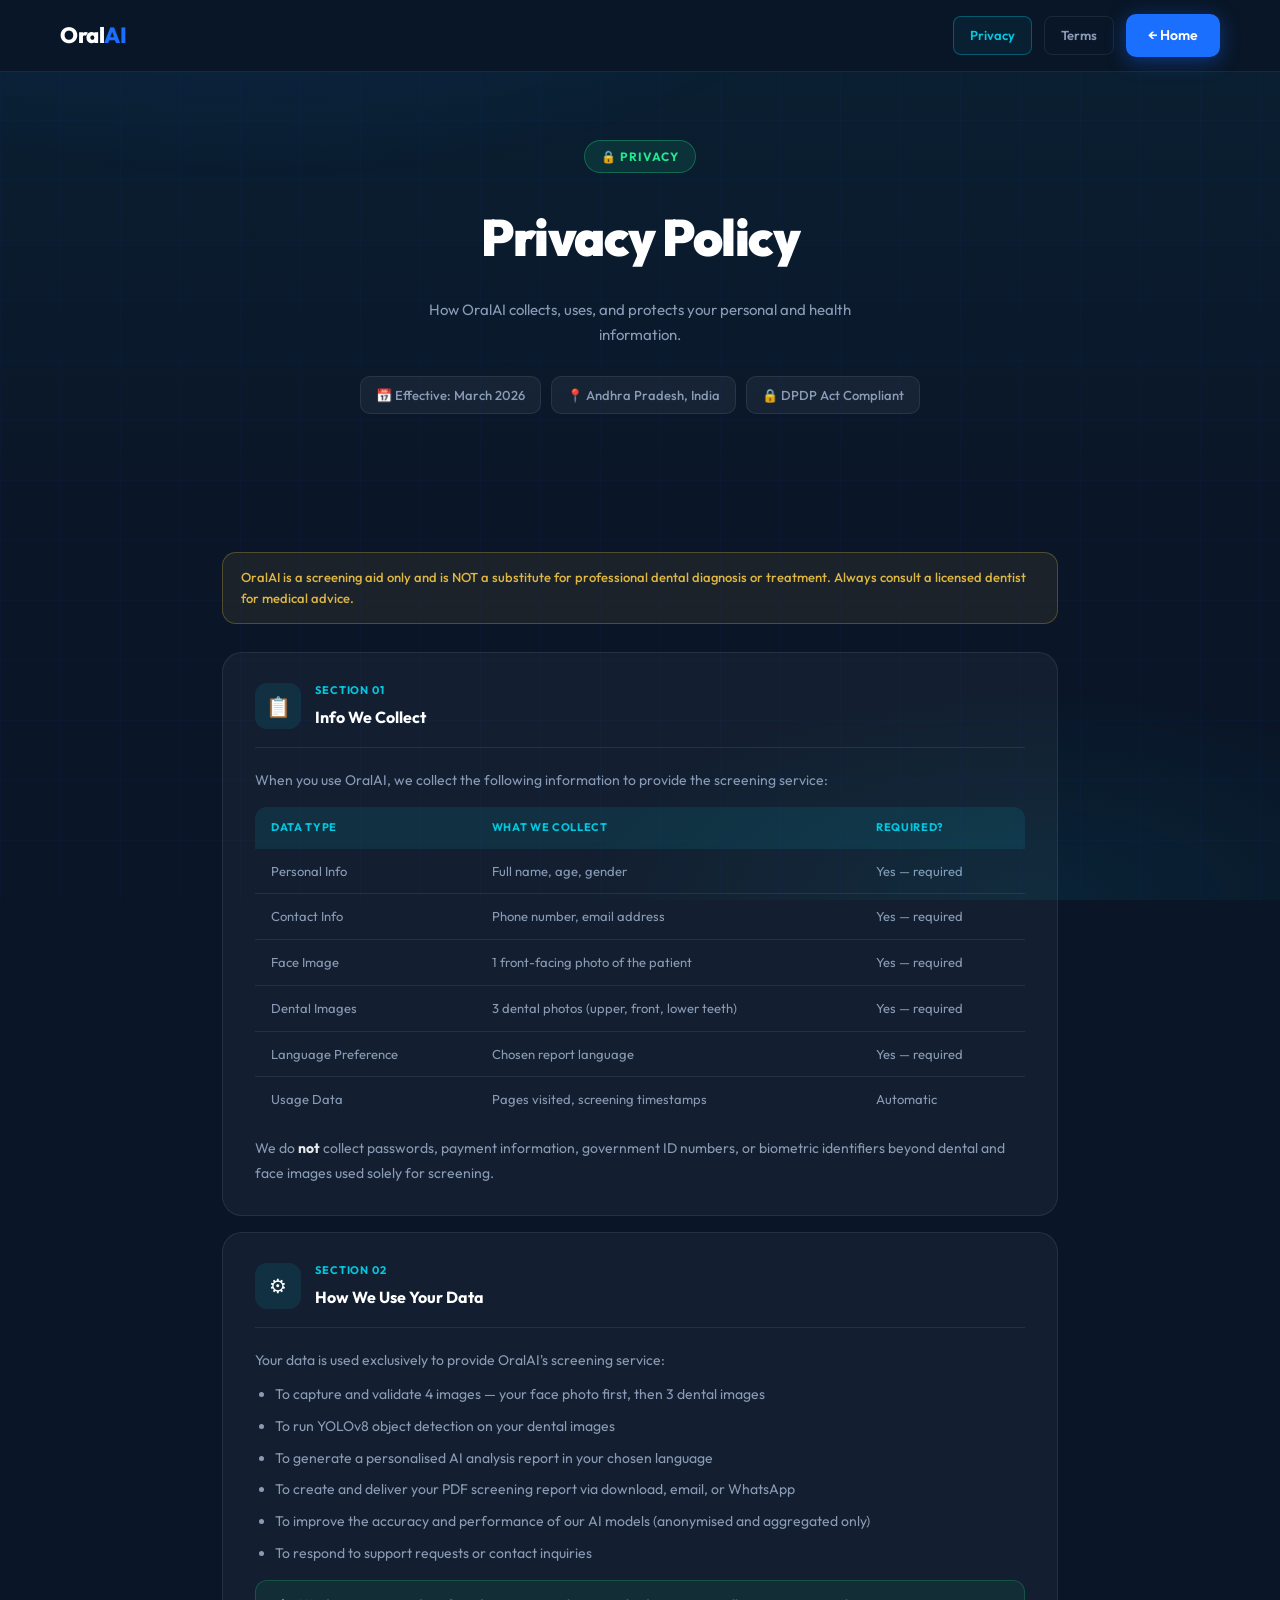
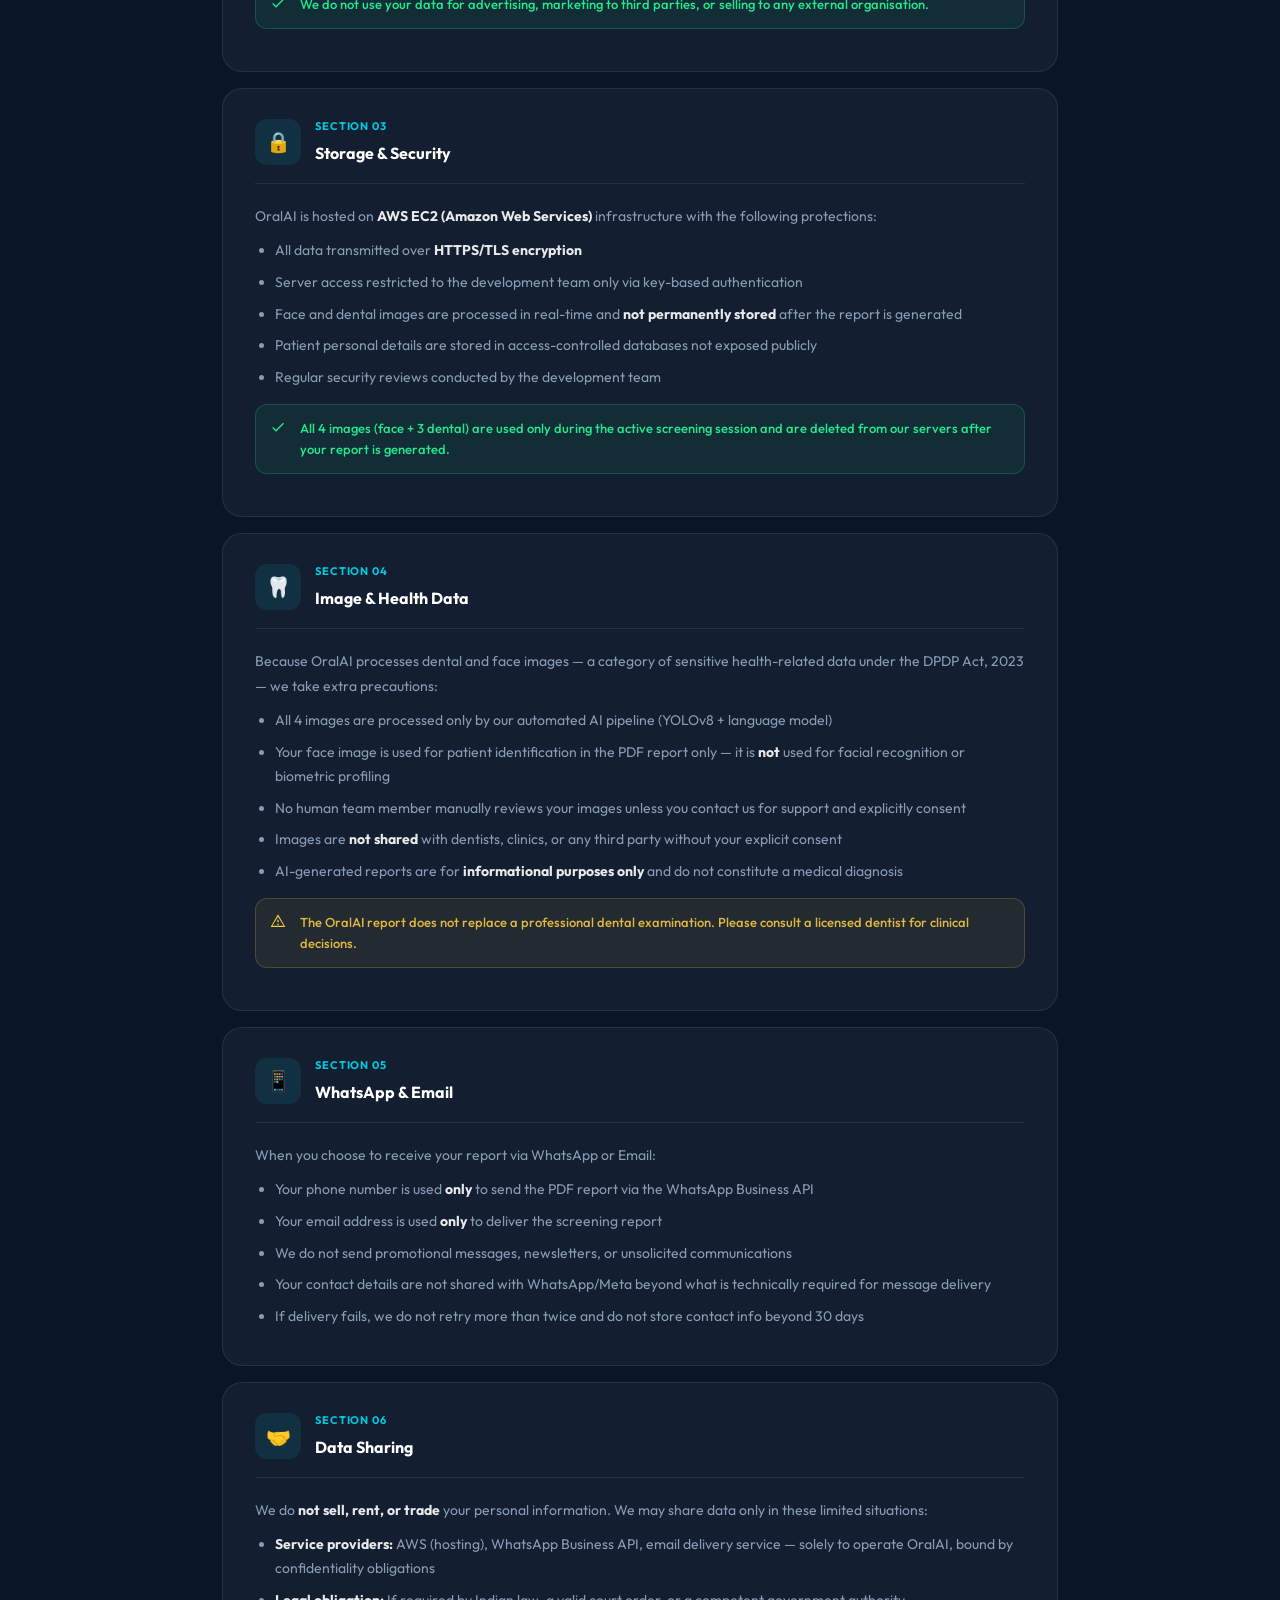
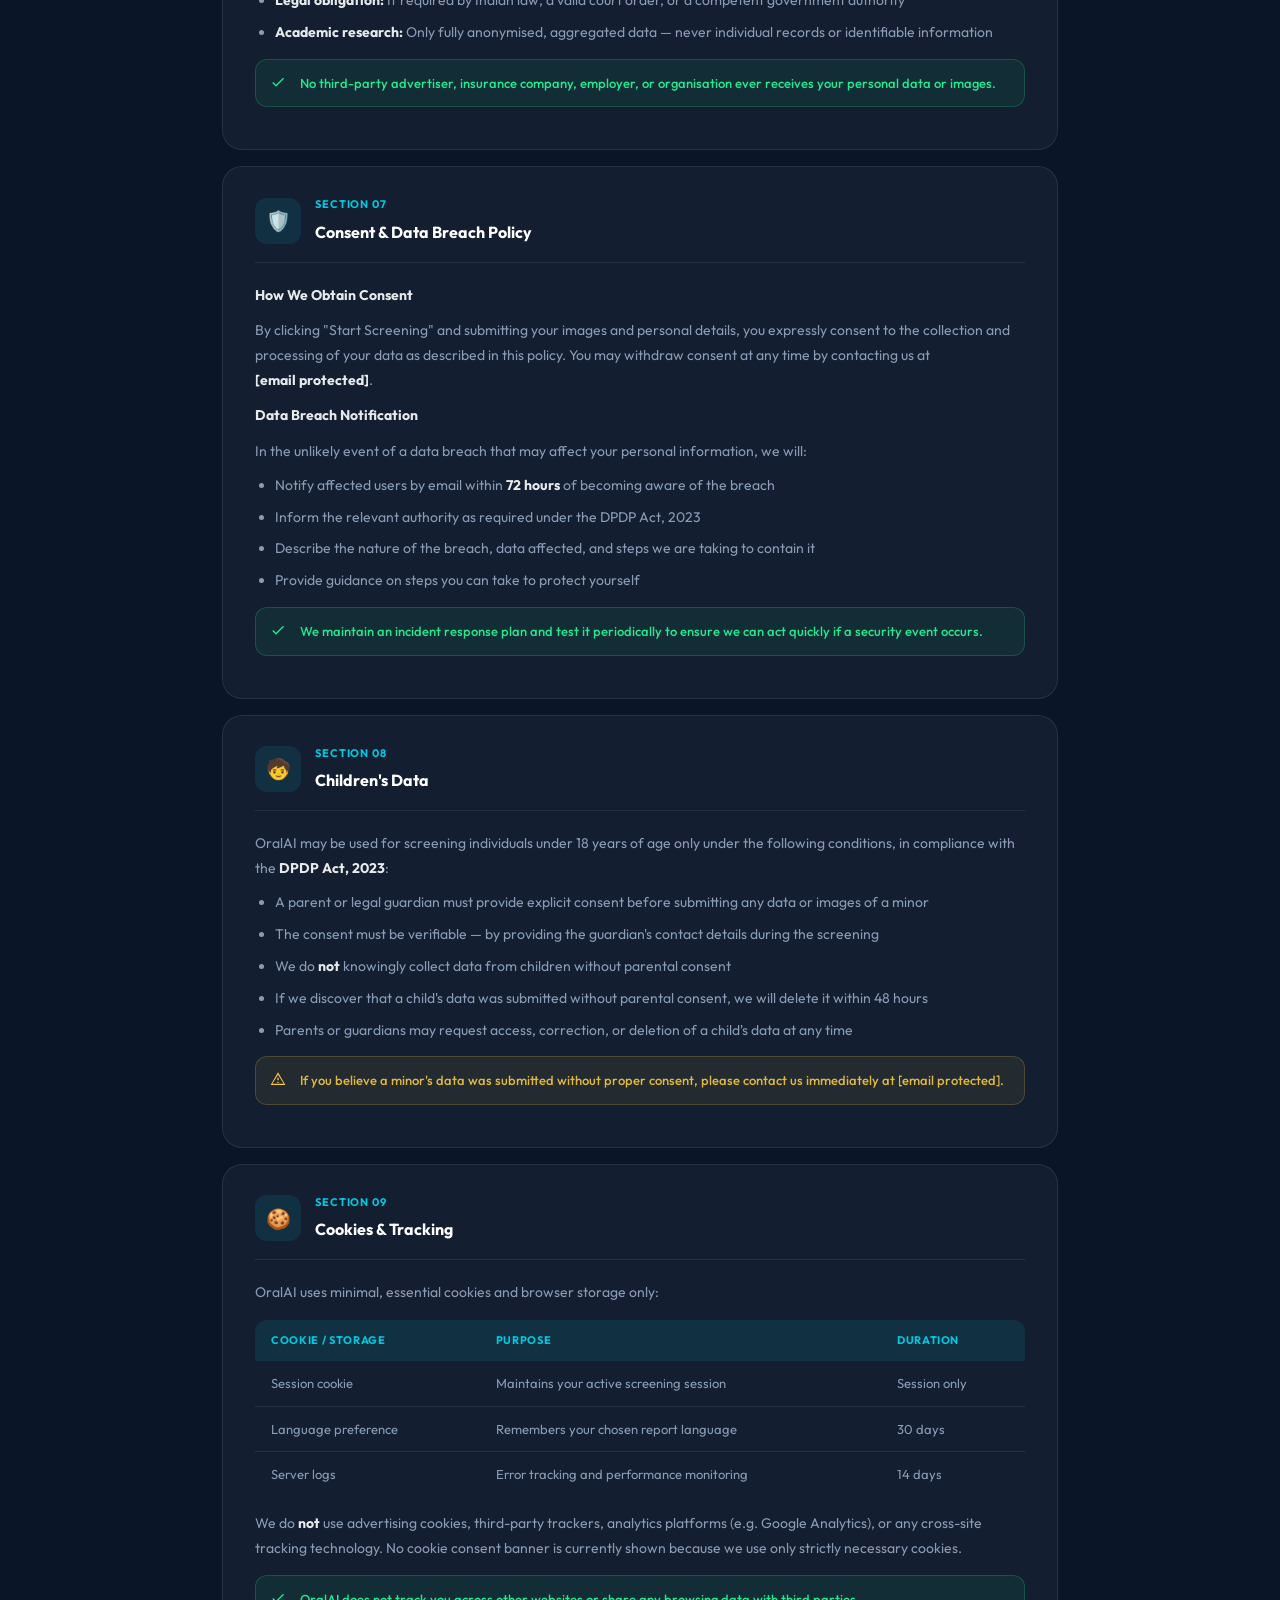
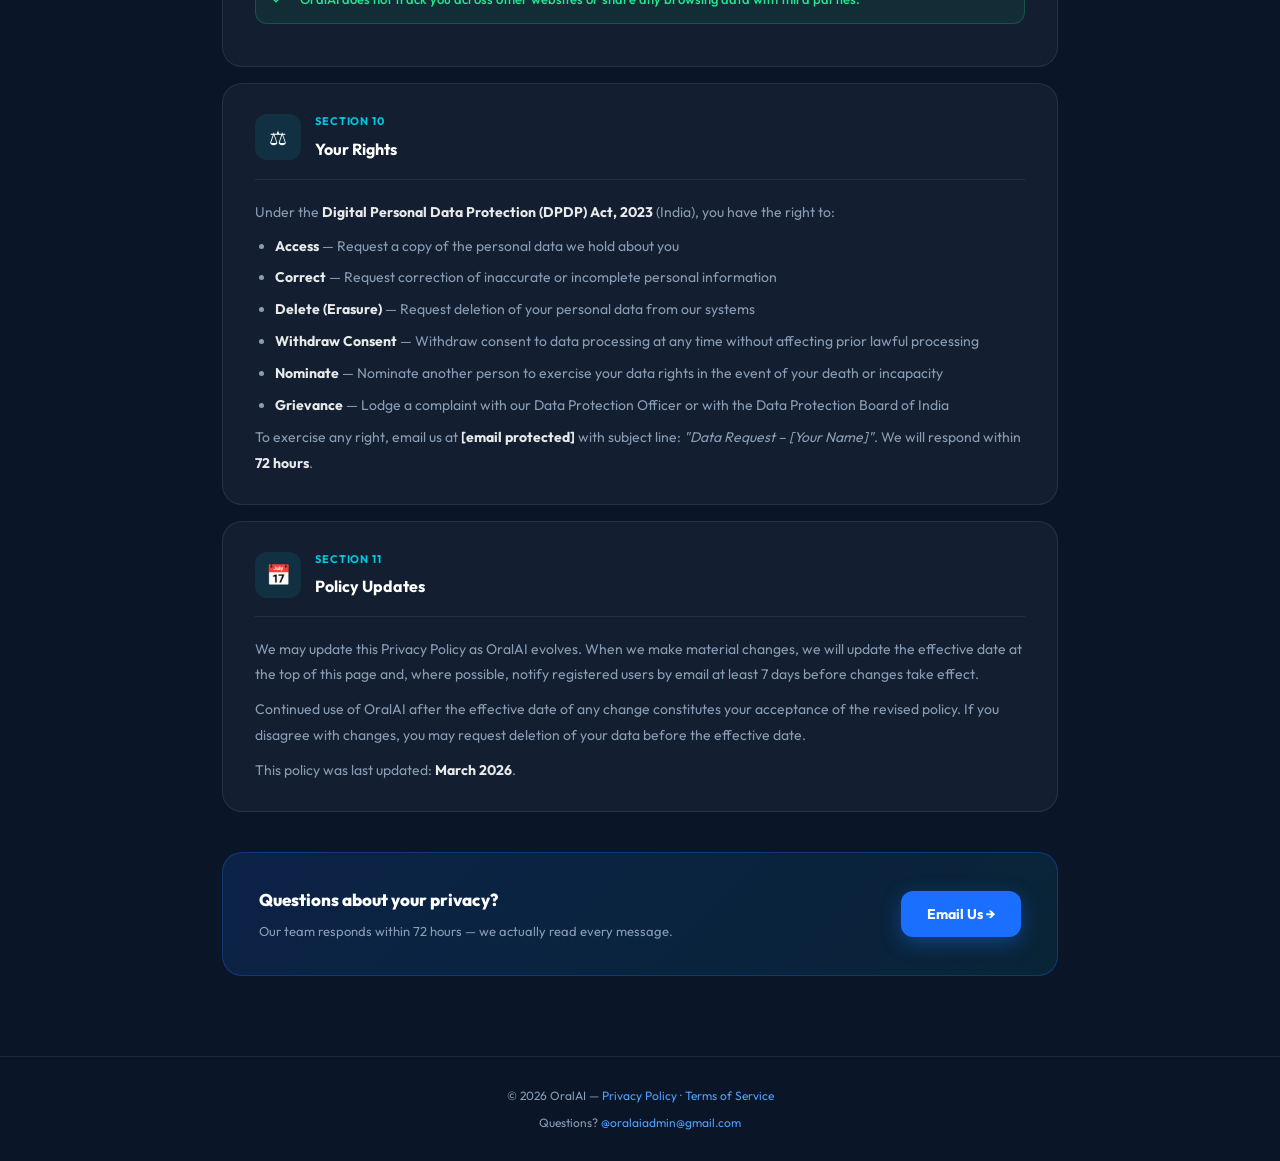
<file: templates/privacy.html>
<!DOCTYPE html>
<html lang="en">
<head>
  <meta charset="UTF-8"/>
  <meta name="viewport" content="width=device-width, initial-scale=1.0"/>
  <meta name="description" content="OralAI Privacy Policy — how we collect, use, and protect your personal and dental health information. DPDP Act 2023 compliant."/>
  <meta property="og:title" content="Privacy Policy – OralAI"/>
  <meta property="og:description" content="How OralAI collects, uses, and protects your personal and health information."/>
  <meta property="og:type" content="website"/>
  <title>Privacy Policy – OralAI</title>
  <link rel="preconnect" href="https://fonts.googleapis.com"/>
  <link rel="preconnect" href="https://fonts.gstatic.com" crossorigin/>
  <link href="https://fonts.googleapis.com/css2?family=Outfit:wght@300;400;500;600;700;800;900&family=Lora:ital,wght@0,400;1,400&display=swap" rel="stylesheet"/>
  <style>
    *{box-sizing:border-box;margin:0;padding:0;}
    html{scroll-behavior:smooth;font-family:'Outfit',system-ui,sans-serif;}
    @media(prefers-reduced-motion:reduce){html{scroll-behavior:auto;}*{animation-duration:.01ms!important;transition-duration:.01ms!important;}}
    :root{
      --navy:#0a1628;--blue:#1a6fff;--blue2:#4d9fff;--cyan:#00c8e0;
      --white:#ffffff;--muted:#8a9bb5;--border:rgba(255,255,255,0.08);
      --card:rgba(255,255,255,0.04);--gold:#f5c842;--green:#22e88e;
      --font:'Outfit',system-ui,sans-serif;
    }
    body{background:var(--navy);color:var(--white);overflow-x:hidden;line-height:1.75;}
    a{text-decoration:none;color:inherit;}
    .skip-link{position:absolute;top:-100%;left:0;background:var(--blue);color:#fff;padding:10px 18px;font-size:14px;font-weight:700;z-index:999;border-radius:0 0 8px 0;}
    .skip-link:focus{top:0;}
    body::before{content:'';position:fixed;inset:0;z-index:0;pointer-events:none;
      background:radial-gradient(ellipse 80% 50% at 20% -10%,rgba(26,111,255,0.12) 0%,transparent 60%),
      radial-gradient(ellipse 60% 40% at 80% 100%,rgba(0,200,224,0.08) 0%,transparent 60%);}
    body::after{content:'';position:fixed;inset:0;z-index:0;pointer-events:none;
      background-image:linear-gradient(rgba(26,111,255,0.03) 1px,transparent 1px),linear-gradient(90deg,rgba(26,111,255,0.03) 1px,transparent 1px);
      background-size:60px 60px;}
    /* NAV */
    nav{position:fixed;top:0;left:0;right:0;z-index:100;display:flex;align-items:center;
      justify-content:space-between;padding:0 clamp(20px,5vw,60px);height:72px;
      background:rgba(10,22,40,0.97);backdrop-filter:blur(20px);border-bottom:1px solid var(--border);}
    .nav-logo-text{font-size:22px;font-weight:800;color:var(--white);letter-spacing:-0.5px;}
    .nav-logo-text span{color:var(--blue);}
    .nav-links{display:flex;align-items:center;gap:12px;}
    .nav-pill{padding:7px 16px;border-radius:8px;font-size:13px;font-weight:600;color:var(--muted);border:1px solid var(--border);transition:all .2s;white-space:nowrap;}
    .nav-pill:hover{color:var(--white);border-color:rgba(255,255,255,0.2);}
    .nav-pill.active{color:var(--cyan);border-color:rgba(0,200,224,0.35);background:rgba(0,200,224,0.06);}
    .nav-back{padding:9px 22px;border-radius:10px;font-size:14px;font-weight:600;background:var(--blue);color:var(--white);border:none;cursor:pointer;box-shadow:0 4px 20px rgba(26,111,255,0.4);transition:all .2s;white-space:nowrap;}
    .nav-back:hover{background:var(--blue2);}
    /* HERO */
    .hero{padding:clamp(100px,14vw,140px) clamp(20px,5vw,60px) clamp(60px,8vw,90px);text-align:center;background:linear-gradient(180deg,rgba(0,200,224,0.06) 0%,transparent 100%);}
    .hero-badge{display:inline-flex;align-items:center;gap:8px;background:rgba(34,232,142,0.1);border:1px solid rgba(34,232,142,0.3);color:var(--green);font-size:12px;font-weight:700;padding:5px 16px;border-radius:999px;margin-bottom:20px;letter-spacing:0.08em;text-transform:uppercase;}
    .hero h1{font-size:clamp(1.9rem,5vw,3.2rem);font-weight:900;letter-spacing:-1.5px;margin-bottom:14px;}
    .hero p{font-size:15px;color:var(--muted);max-width:480px;margin:0 auto 28px;line-height:1.7;}
    .hero-meta{display:flex;justify-content:center;gap:10px;flex-wrap:wrap;}
    .hero-meta-item{background:rgba(255,255,255,0.05);border:1px solid var(--border);border-radius:10px;padding:7px 15px;font-size:13px;font-weight:500;color:var(--muted);}
    /* CONTAINER */
    .container{max-width:900px;width:100%;margin:0 auto;padding:48px clamp(16px,4vw,32px) 80px;}
    /* WARNING */
    .warning-banner{background:rgba(245,200,66,0.07);border:1px solid rgba(245,200,66,0.25);border-radius:14px;padding:14px 18px;margin-bottom:28px;font-size:13px;color:rgba(245,200,66,0.9);font-weight:500;line-height:1.6;}
    /* SECTION */
    .section{background:var(--card);border:1px solid var(--border);border-radius:20px;padding:28px 32px;margin-bottom:16px;transition:border-color .3s;}
    .section:hover{border-color:rgba(0,200,224,0.25);}
    .section-header{display:flex;align-items:center;gap:14px;margin-bottom:20px;padding-bottom:16px;border-bottom:1px solid var(--border);}
    .section-icon{width:46px;height:46px;background:rgba(0,200,224,0.1);border-radius:12px;display:flex;align-items:center;justify-content:center;font-size:20px;flex-shrink:0;}
    .section h2{font-size:16px;font-weight:700;color:var(--white);}
    .section-num{font-size:11px;color:var(--cyan);font-weight:700;text-transform:uppercase;letter-spacing:0.08em;display:block;margin-bottom:3px;}
    .section p{color:var(--muted);font-size:14px;margin-bottom:10px;line-height:1.8;}
    .section p:last-child{margin-bottom:0;}
    .section ul{padding-left:20px;color:var(--muted);font-size:14px;}
    .section li{margin-bottom:8px;line-height:1.7;}
    .section strong{color:rgba(255,255,255,0.9);}
    /* TABLE */
    .table-wrap{width:100%;overflow-x:auto;-webkit-overflow-scrolling:touch;margin:14px 0;border-radius:12px;}
    .data-table{width:100%;min-width:480px;border-collapse:collapse;font-size:13px;}
    .data-table th{background:rgba(0,200,224,0.1);color:var(--cyan);font-weight:700;padding:11px 16px;text-align:left;font-size:11px;text-transform:uppercase;letter-spacing:0.06em;}
    .data-table td{padding:11px 16px;border-bottom:1px solid var(--border);color:var(--muted);font-size:13px;}
    .data-table tr:last-child td{border-bottom:none;}
    .data-table tr:hover td{background:rgba(255,255,255,0.02);}
    /* CALLOUTS */
    .callout{border-radius:12px;padding:13px 16px 13px 44px;margin:14px 0;font-size:13px;font-weight:500;line-height:1.6;position:relative;}
    .callout::before{position:absolute;left:14px;top:14px;width:16px;height:16px;background-size:contain;background-repeat:no-repeat;content:'';}
    .callout-green{background:rgba(34,232,142,0.07);border:1px solid rgba(34,232,142,0.2);color:var(--green);}
    .callout-green::before{background-image:url("data:image/svg+xml,%3Csvg xmlns='http://www.w3.org/2000/svg' viewBox='0 0 24 24' fill='%2322e88e'%3E%3Cpath d='M9 16.17L4.83 12l-1.42 1.41L9 19 21 7l-1.41-1.41z'/%3E%3C/svg%3E");}
    .callout-yellow{background:rgba(245,200,66,0.07);border:1px solid rgba(245,200,66,0.2);color:rgba(245,200,66,0.9);}
    .callout-yellow::before{background-image:url("data:image/svg+xml,%3Csvg xmlns='http://www.w3.org/2000/svg' viewBox='0 0 24 24' fill='%23f5c842'%3E%3Cpath d='M12 2L1 21h22L12 2zm0 3.5L20.5 19h-17L12 5.5zM11 10v4h2v-4h-2zm0 6v2h2v-2h-2z'/%3E%3C/svg%3E");}
    /* CONTACT */
    .contact-card{background:linear-gradient(135deg,rgba(26,111,255,0.15),rgba(0,200,224,0.08));border:1px solid rgba(26,111,255,0.3);border-radius:20px;padding:32px 36px;margin-top:40px;display:flex;align-items:center;justify-content:space-between;flex-wrap:wrap;gap:16px;}
    .contact-card h3{font-size:17px;font-weight:800;margin-bottom:5px;}
    .contact-card p{font-size:13px;color:var(--muted);}
    .contact-card a{background:var(--blue);color:var(--white);padding:11px 26px;border-radius:12px;font-weight:700;font-size:14px;box-shadow:0 6px 20px rgba(26,111,255,0.4);transition:all .2s;display:inline-block;}
    .contact-card a:hover{background:var(--blue2);}
    /* FOOTER */
    footer{text-align:center;padding:28px 20px;font-size:12px;color:var(--muted);border-top:1px solid var(--border);}
    footer a{color:var(--blue2);transition:color .2s;}
    footer a:hover{color:var(--white);}
    /* MOBILE */
    @media(max-width:600px){
      nav{height:60px;}
      .nav-pill{display:none;}
      .section{padding:20px 18px;}
      .contact-card{flex-direction:column;text-align:center;padding:24px 20px;}
      .contact-card a{width:100%;text-align:center;padding:13px 20px;}
    }
    @media(max-width:400px){
      .hero h1{font-size:1.7rem;}
      .hero-meta-item{font-size:12px;padding:6px 12px;}
    }
  </style>
</head>
<body>

<a class="skip-link" href="#main-content">Skip to main content</a>

<nav aria-label="Site navigation">
  <a href="/" style="text-decoration:none;" aria-label="OralAI Home">
    <span class="nav-logo-text">Oral<span>AI</span></span>
  </a>
  <div class="nav-links">
    <a href="/privacy" class="nav-pill active" aria-current="page">Privacy</a>
    <a href="/terms" class="nav-pill">Terms</a>
    <a href="/" class="nav-back">&#8592; Home</a>
  </div>
</nav>

<div class="hero" role="banner">
  <div class="hero-badge">&#x1F512; Privacy</div>
  <h1>Privacy Policy</h1>
  <p>How OralAI collects, uses, and protects your personal and health information.</p>
  <div class="hero-meta">
    <div class="hero-meta-item">&#x1F4C5; Effective: March 2026</div>
    <div class="hero-meta-item">&#x1F4CD; Andhra Pradesh, India</div>
    <div class="hero-meta-item">&#x1F512; DPDP Act Compliant</div>
  </div>
</div>


<div class="container" id="main-content">

  <div class="warning-banner" role="alert">
    OralAI is a screening aid only and is NOT a substitute for professional dental diagnosis or treatment. Always consult a licensed dentist for medical advice.
  </div>

  

  <!-- S1 -->
  <section class="section" id="s1" aria-labelledby="s1-title">
    <div class="section-header">
      <div class="section-icon" aria-hidden="true">&#x1F4CB;</div>
      <div>
        <span class="section-num">Section 01</span>
        <h2 id="s1-title">Info We Collect</h2>
      </div>
    </div>
    <p>When you use OralAI, we collect the following information to provide the screening service:</p>
    <div class="table-wrap">
      <table class="data-table">
        <thead>
          <tr><th scope="col">Data Type</th><th scope="col">What We Collect</th><th scope="col">Required?</th></tr>
        </thead>
        <tbody>
          <tr><td>Personal Info</td><td>Full name, age, gender</td><td>Yes — required</td></tr>
          <tr><td>Contact Info</td><td>Phone number, email address</td><td>Yes — required</td></tr>
          <tr><td>Face Image</td><td>1 front-facing photo of the patient</td><td>Yes — required</td></tr>
          <tr><td>Dental Images</td><td>3 dental photos (upper, front, lower teeth)</td><td>Yes — required</td></tr>
          <tr><td>Language Preference</td><td>Chosen report language</td><td>Yes — required</td></tr>
          <tr><td>Usage Data</td><td>Pages visited, screening timestamps</td><td>Automatic</td></tr>
        </tbody>
      </table>
    </div>
    <p>We do <strong>not</strong> collect passwords, payment information, government ID numbers, or biometric identifiers beyond dental and face images used solely for screening.</p>
  </section>

  <!-- S2 -->
  <section class="section" id="s2" aria-labelledby="s2-title">
    <div class="section-header">
      <div class="section-icon" aria-hidden="true">&#x2699;&#xFE0F;</div>
      <div>
        <span class="section-num">Section 02</span>
        <h2 id="s2-title">How We Use Your Data</h2>
      </div>
    </div>
    <p>Your data is used exclusively to provide OralAI's screening service:</p>
    <ul>
      <li>To capture and validate 4 images — your face photo first, then 3 dental images</li>
      <li>To run YOLOv8 object detection on your dental images</li>
      <li>To generate a personalised AI analysis report in your chosen language</li>
      <li>To create and deliver your PDF screening report via download, email, or WhatsApp</li>
      <li>To improve the accuracy and performance of our AI models (anonymised and aggregated only)</li>
      <li>To respond to support requests or contact inquiries</li>
    </ul>
    <div class="callout callout-green">We do not use your data for advertising, marketing to third parties, or selling to any external organisation.</div>
  </section>

  <!-- S3 -->
  <section class="section" id="s3" aria-labelledby="s3-title">
    <div class="section-header">
      <div class="section-icon" aria-hidden="true">&#x1F512;</div>
      <div>
        <span class="section-num">Section 03</span>
        <h2 id="s3-title">Storage &amp; Security</h2>
      </div>
    </div>
    <p>OralAI is hosted on <strong>AWS EC2 (Amazon Web Services)</strong> infrastructure with the following protections:</p>
    <ul>
      <li>All data transmitted over <strong>HTTPS/TLS encryption</strong></li>
      <li>Server access restricted to the development team only via key-based authentication</li>
      <li>Face and dental images are processed in real-time and <strong>not permanently stored</strong> after the report is generated</li>
      <li>Patient personal details are stored in access-controlled databases not exposed publicly</li>
      <li>Regular security reviews conducted by the development team</li>
    </ul>
    <div class="callout callout-green">All 4 images (face + 3 dental) are used only during the active screening session and are deleted from our servers after your report is generated.</div>
  </section>

  <!-- S4 -->
  <section class="section" id="s4" aria-labelledby="s4-title">
    <div class="section-header">
      <div class="section-icon" aria-hidden="true">&#x1F9B7;</div>
      <div>
        <span class="section-num">Section 04</span>
        <h2 id="s4-title">Image &amp; Health Data</h2>
      </div>
    </div>
    <p>Because OralAI processes dental and face images — a category of sensitive health-related data under the DPDP Act, 2023 — we take extra precautions:</p>
    <ul>
      <li>All 4 images are processed only by our automated AI pipeline (YOLOv8 + language model)</li>
      <li>Your face image is used for patient identification in the PDF report only — it is <strong>not</strong> used for facial recognition or biometric profiling</li>
      <li>No human team member manually reviews your images unless you contact us for support and explicitly consent</li>
      <li>Images are <strong>not shared</strong> with dentists, clinics, or any third party without your explicit consent</li>
      <li>AI-generated reports are for <strong>informational purposes only</strong> and do not constitute a medical diagnosis</li>
    </ul>
    <div class="callout callout-yellow">The OralAI report does not replace a professional dental examination. Please consult a licensed dentist for clinical decisions.</div>
  </section>

  <!-- S5 -->
  <section class="section" id="s5" aria-labelledby="s5-title">
    <div class="section-header">
      <div class="section-icon" aria-hidden="true">&#x1F4F1;</div>
      <div>
        <span class="section-num">Section 05</span>
        <h2 id="s5-title">WhatsApp &amp; Email</h2>
      </div>
    </div>
    <p>When you choose to receive your report via WhatsApp or Email:</p>
    <ul>
      <li>Your phone number is used <strong>only</strong> to send the PDF report via the WhatsApp Business API</li>
      <li>Your email address is used <strong>only</strong> to deliver the screening report</li>
      <li>We do not send promotional messages, newsletters, or unsolicited communications</li>
      <li>Your contact details are not shared with WhatsApp/Meta beyond what is technically required for message delivery</li>
      <li>If delivery fails, we do not retry more than twice and do not store contact info beyond 30 days</li>
    </ul>
  </section>

  <!-- S6 -->
  <section class="section" id="s6" aria-labelledby="s6-title">
    <div class="section-header">
      <div class="section-icon" aria-hidden="true">&#x1F91D;</div>
      <div>
        <span class="section-num">Section 06</span>
        <h2 id="s6-title">Data Sharing</h2>
      </div>
    </div>
    <p>We do <strong>not sell, rent, or trade</strong> your personal information. We may share data only in these limited situations:</p>
    <ul>
      <li><strong>Service providers:</strong> AWS (hosting), WhatsApp Business API, email delivery service — solely to operate OralAI, bound by confidentiality obligations</li>
      <li><strong>Legal obligation:</strong> If required by Indian law, a valid court order, or a competent government authority</li>
      <li><strong>Academic research:</strong> Only fully anonymised, aggregated data — never individual records or identifiable information</li>
    </ul>
    <div class="callout callout-green">No third-party advertiser, insurance company, employer, or organisation ever receives your personal data or images.</div>
  </section>

  <!-- S7 — NEW: Consent & Data Breach -->
  <section class="section" id="s7" aria-labelledby="s7-title">
    <div class="section-header">
      <div class="section-icon" aria-hidden="true">&#x1F6E1;&#xFE0F;</div>
      <div>
        <span class="section-num">Section 07</span>
        <h2 id="s7-title">Consent &amp; Data Breach Policy</h2>
      </div>
    </div>
    <p><strong>How We Obtain Consent</strong></p>
    <p>By clicking "Start Screening" and submitting your images and personal details, you expressly consent to the collection and processing of your data as described in this policy. You may withdraw consent at any time by contacting us at <strong><a href="/cdn-cgi/l/email-protection#2d425f4c414c44035e4459486d4a404c4441034e4240"><span class="__cf_email__" data-cfemail="cea1bcafa2afa7e0bda7baab8ea9a3afa7a2e0ada1a3">[email&#160;protected]</span></a></strong>.</p>
    <p><strong>Data Breach Notification</strong></p>
    <p>In the unlikely event of a data breach that may affect your personal information, we will:</p>
    <ul>
      <li>Notify affected users by email within <strong>72 hours</strong> of becoming aware of the breach</li>
      <li>Inform the relevant authority as required under the DPDP Act, 2023</li>
      <li>Describe the nature of the breach, data affected, and steps we are taking to contain it</li>
      <li>Provide guidance on steps you can take to protect yourself</li>
    </ul>
    <div class="callout callout-green">We maintain an incident response plan and test it periodically to ensure we can act quickly if a security event occurs.</div>
  </section>

  <!-- S8 — NEW: Children's Data -->
  <section class="section" id="s8" aria-labelledby="s8-title">
    <div class="section-header">
      <div class="section-icon" aria-hidden="true">&#x1F9D2;</div>
      <div>
        <span class="section-num">Section 08</span>
        <h2 id="s8-title">Children's Data</h2>
      </div>
    </div>
    <p>OralAI may be used for screening individuals under 18 years of age only under the following conditions, in compliance with the <strong>DPDP Act, 2023</strong>:</p>
    <ul>
      <li>A parent or legal guardian must provide explicit consent before submitting any data or images of a minor</li>
      <li>The consent must be verifiable — by providing the guardian's contact details during the screening</li>
      <li>We do <strong>not</strong> knowingly collect data from children without parental consent</li>
      <li>If we discover that a child's data was submitted without parental consent, we will delete it within 48 hours</li>
      <li>Parents or guardians may request access, correction, or deletion of a child's data at any time</li>
    </ul>
    <div class="callout callout-yellow">If you believe a minor's data was submitted without proper consent, please contact us immediately at <a href="/cdn-cgi/l/email-protection#650a170409040c4b160c1100250208040c094b060a08"><span class="__cf_email__" data-cfemail="157a677479747c3b667c6170557278747c793b767a78">[email&#160;protected]</span></a>.</div>
  </section>

  <!-- S9 — NEW: Cookies & Tracking -->
  <section class="section" id="s9" aria-labelledby="s9-title">
    <div class="section-header">
      <div class="section-icon" aria-hidden="true">&#x1F36A;</div>
      <div>
        <span class="section-num">Section 09</span>
        <h2 id="s9-title">Cookies &amp; Tracking</h2>
      </div>
    </div>
    <p>OralAI uses minimal, essential cookies and browser storage only:</p>
    <div class="table-wrap">
      <table class="data-table">
        <thead>
          <tr><th scope="col">Cookie / Storage</th><th scope="col">Purpose</th><th scope="col">Duration</th></tr>
        </thead>
        <tbody>
          <tr><td>Session cookie</td><td>Maintains your active screening session</td><td>Session only</td></tr>
          <tr><td>Language preference</td><td>Remembers your chosen report language</td><td>30 days</td></tr>
          <tr><td>Server logs</td><td>Error tracking and performance monitoring</td><td>14 days</td></tr>
        </tbody>
      </table>
    </div>
    <p>We do <strong>not</strong> use advertising cookies, third-party trackers, analytics platforms (e.g. Google Analytics), or any cross-site tracking technology. No cookie consent banner is currently shown because we use only strictly necessary cookies.</p>
    <div class="callout callout-green">OralAI does not track you across other websites or share any browsing data with third parties.</div>
  </section>

  <!-- S10 — Your Rights -->
  <section class="section" id="s10" aria-labelledby="s10-title">
    <div class="section-header">
      <div class="section-icon" aria-hidden="true">&#x2696;&#xFE0F;</div>
      <div>
        <span class="section-num">Section 10</span>
        <h2 id="s10-title">Your Rights</h2>
      </div>
    </div>
    <p>Under the <strong>Digital Personal Data Protection (DPDP) Act, 2023</strong> (India), you have the right to:</p>
    <ul>
      <li><strong>Access</strong> — Request a copy of the personal data we hold about you</li>
      <li><strong>Correct</strong> — Request correction of inaccurate or incomplete personal information</li>
      <li><strong>Delete (Erasure)</strong> — Request deletion of your personal data from our systems</li>
      <li><strong>Withdraw Consent</strong> — Withdraw consent to data processing at any time without affecting prior lawful processing</li>
      <li><strong>Nominate</strong> — Nominate another person to exercise your data rights in the event of your death or incapacity</li>
      <li><strong>Grievance</strong> — Lodge a complaint with our Data Protection Officer or with the Data Protection Board of India</li>
    </ul>
    <p>To exercise any right, email us at <strong><a href="/cdn-cgi/l/email-protection#4b24392a272a226538223f2e0b2c262a222765282426"><span class="__cf_email__" data-cfemail="3f504d5e535e56114c564b5a7f58525e5653115c5052">[email&#160;protected]</span></a></strong> with subject line: <em>"Data Request – [Your Name]"</em>. We will respond within <strong>72 hours</strong>.</p>
  </section>

  <!-- S11 — Policy Updates -->
  <section class="section" id="s11" aria-labelledby="s11-title">
    <div class="section-header">
      <div class="section-icon" aria-hidden="true">&#x1F4C5;</div>
      <div>
        <span class="section-num">Section 11</span>
        <h2 id="s11-title">Policy Updates</h2>
      </div>
    </div>
    <p>We may update this Privacy Policy as OralAI evolves. When we make material changes, we will update the effective date at the top of this page and, where possible, notify registered users by email at least 7 days before changes take effect.</p>
    <p>Continued use of OralAI after the effective date of any change constitutes your acceptance of the revised policy. If you disagree with changes, you may request deletion of your data before the effective date.</p>
    <p>This policy was last updated: <strong>March 2026</strong>.</p>
  </section>

  <!-- CONTACT CARD -->
  <div class="contact-card">
    <div>
      <h3>Questions about your privacy?</h3>
      <p>Our team responds within 72 hours — we actually read every message.</p>
    </div>
    <a href="/cdn-cgi/l/email-protection#ed829f8c818c84c39e849988ad8a808c8481c38e8280">Email Us &#8594;</a>
  </div>

</div><!-- end .container -->

<footer>
  <p>&#169; 2026 OralAI &mdash; <a href="/privacy">Privacy Policy</a> &middot; <a href="/terms">Terms of Service</a></p>
  <p style="margin-top:6px;">Questions? <a href="oralaiadmin@gmail.com">@oralaiadmin@gmail.com</a></p>
</footer>

</body>
</html>
</file>
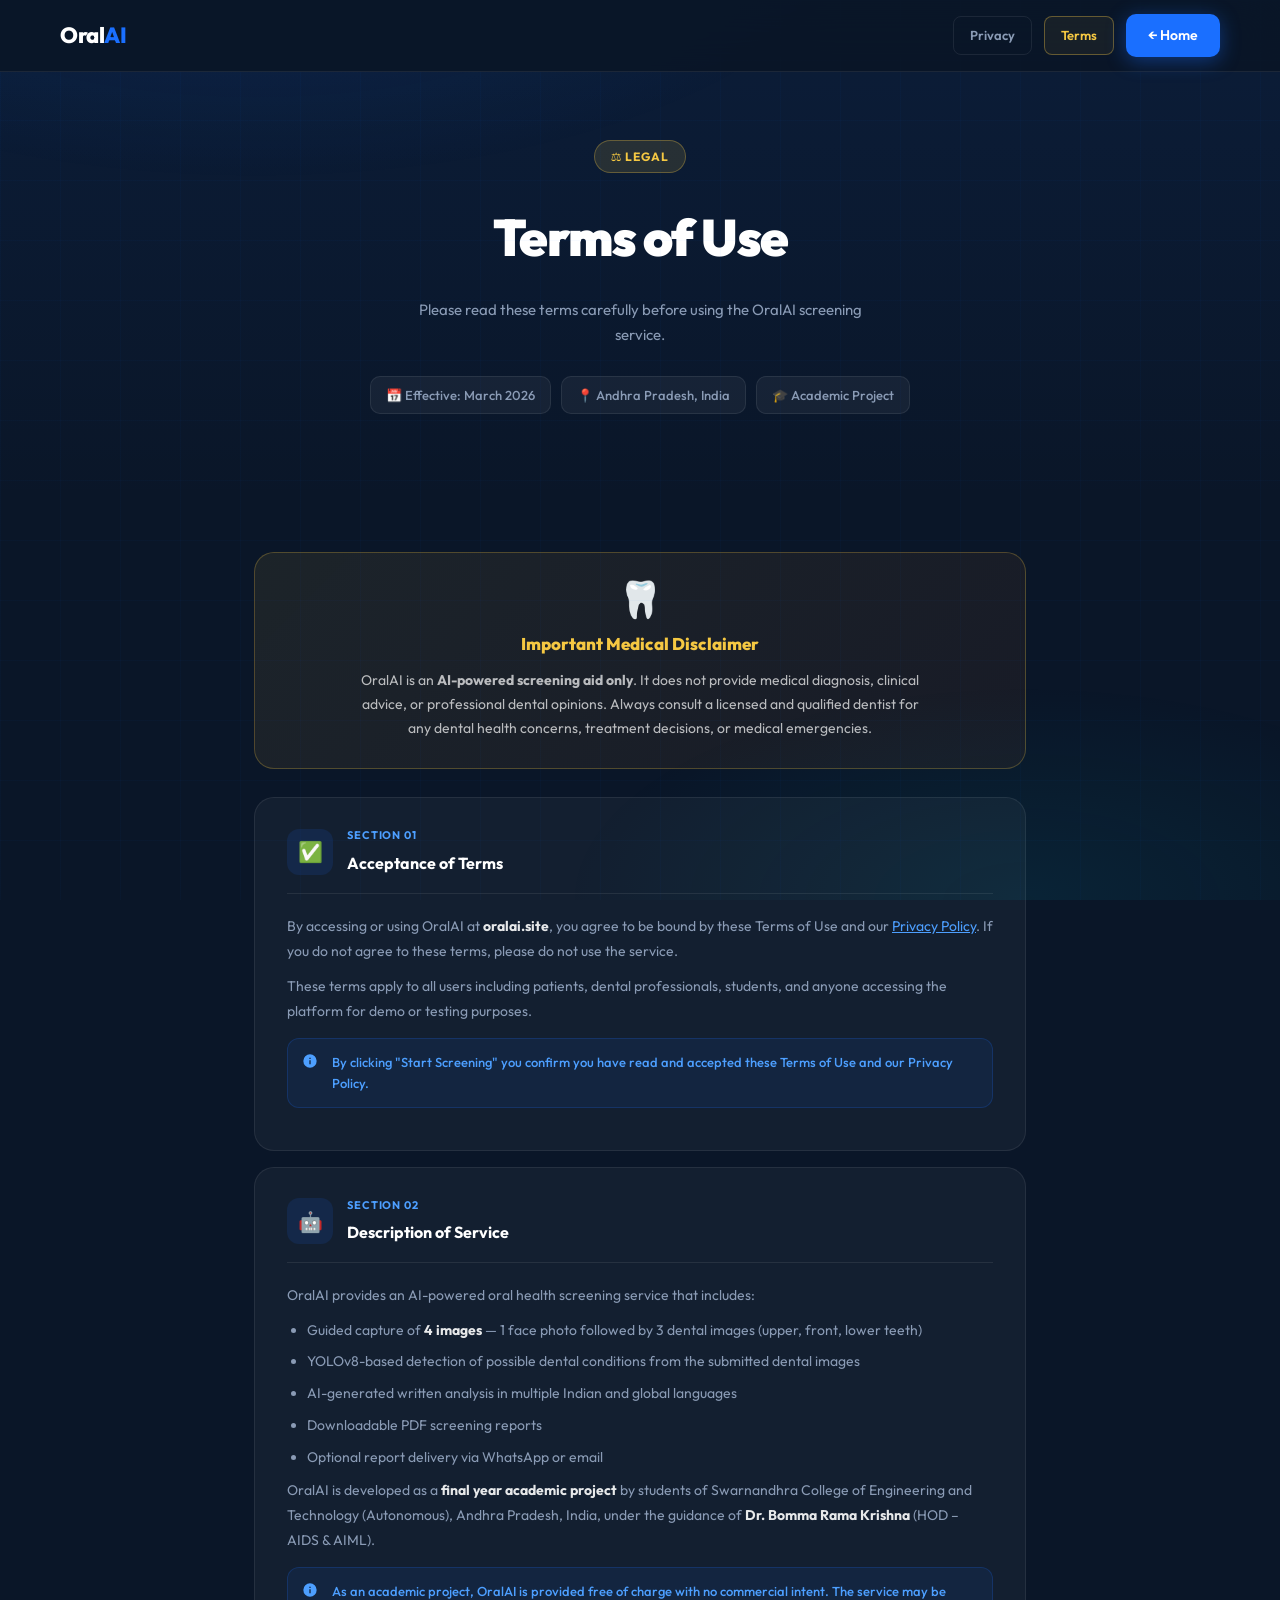
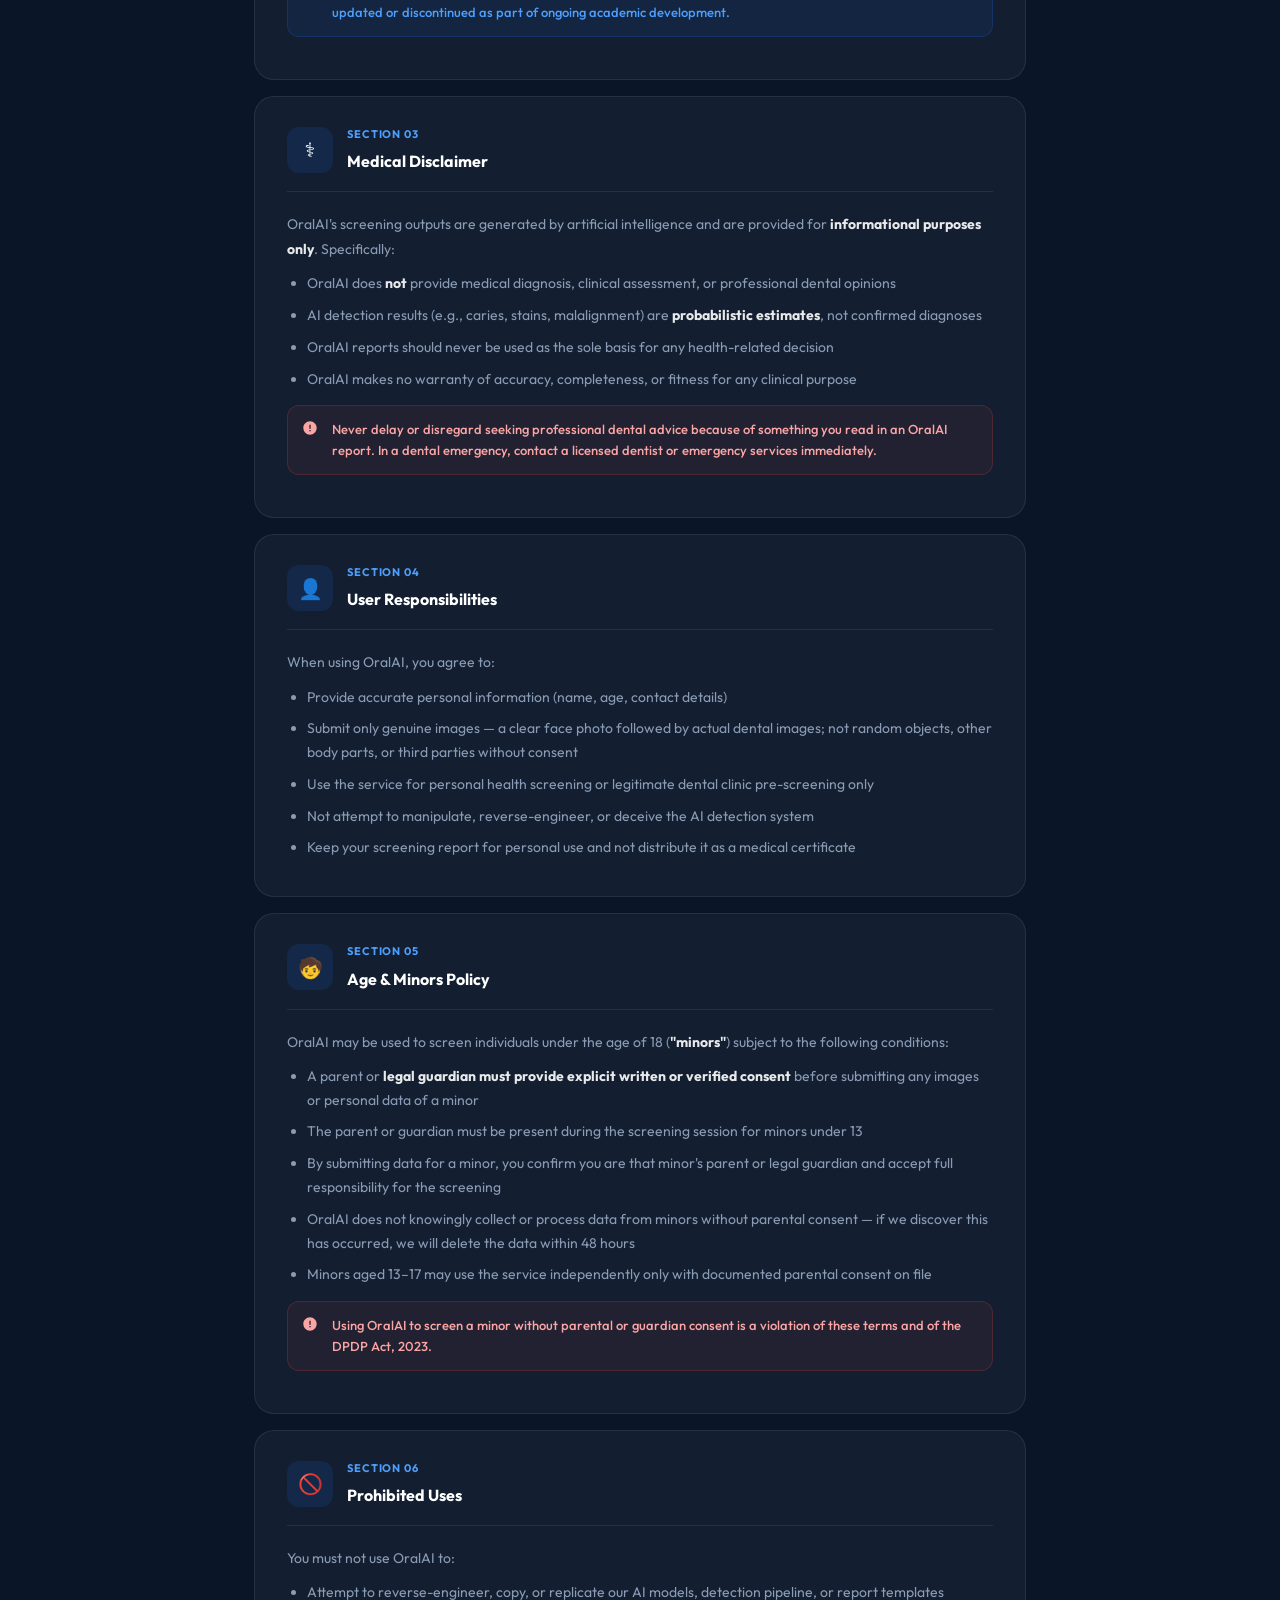
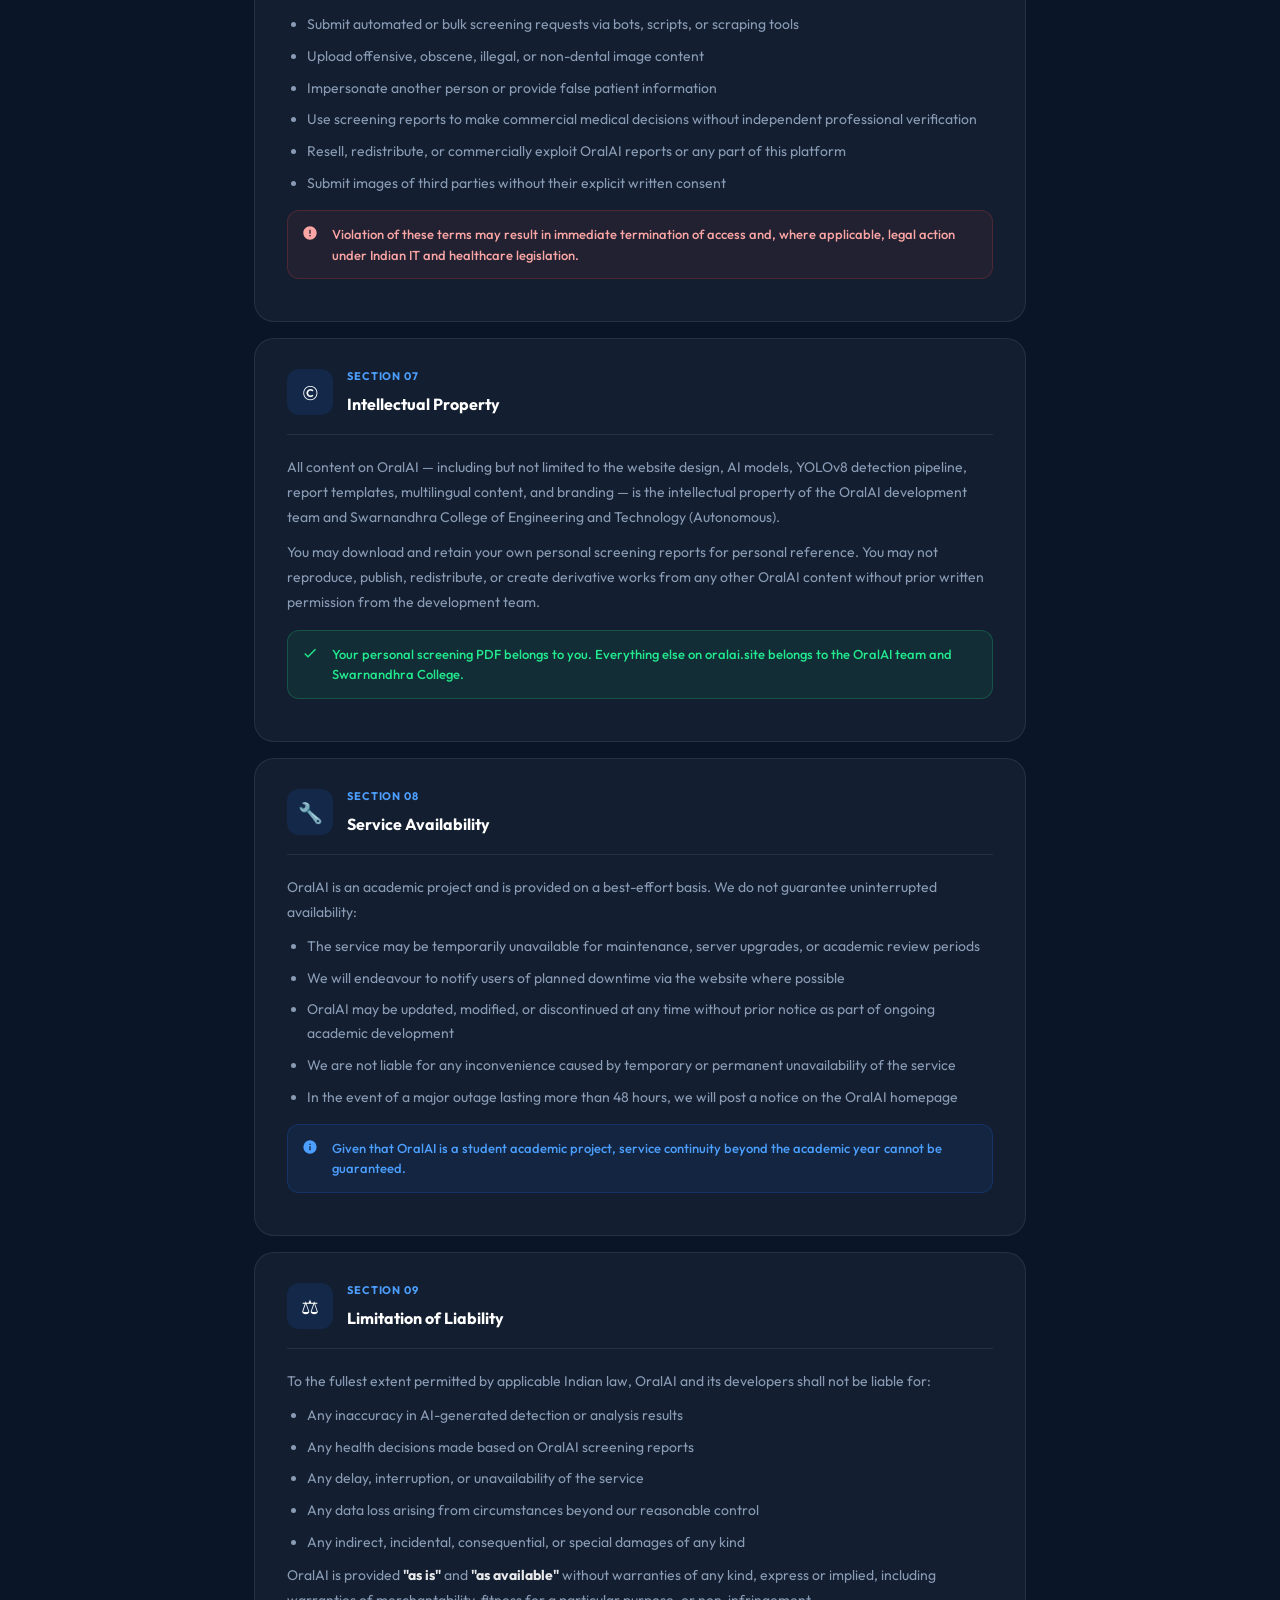
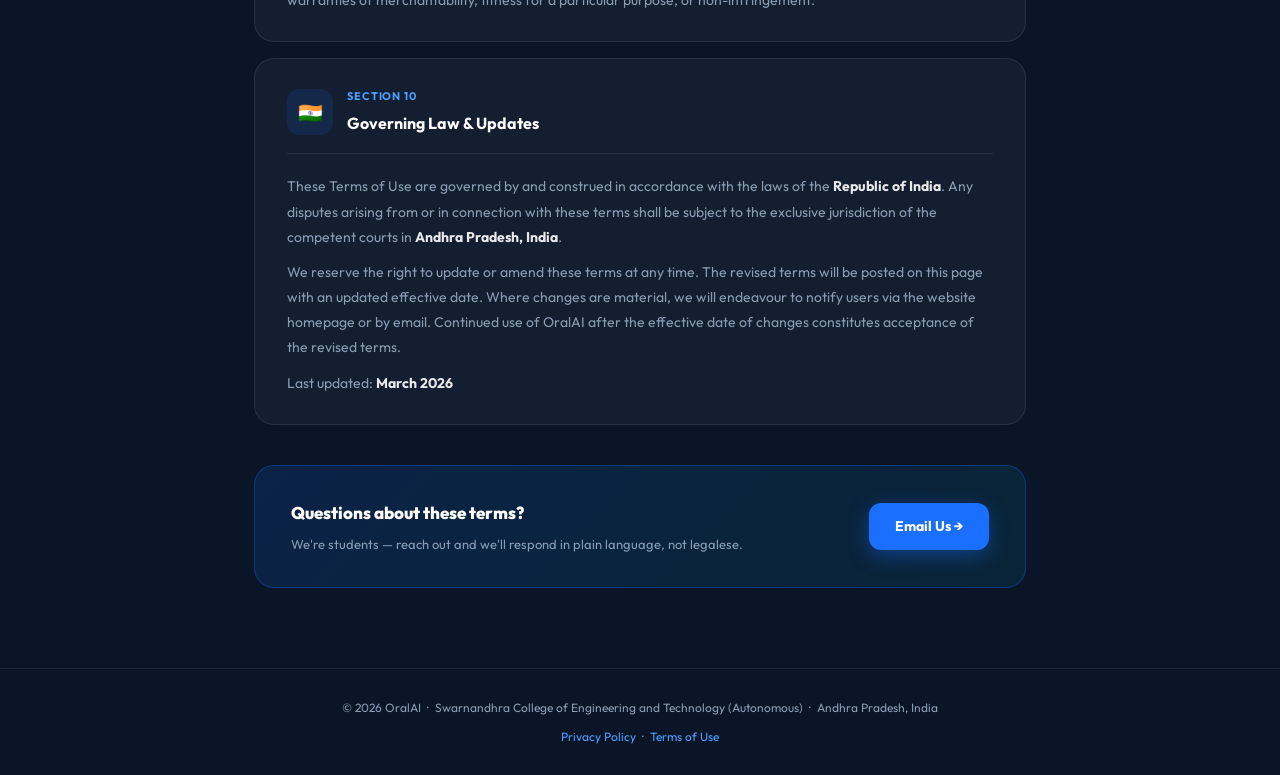
<file: templates/terms.html>
<!DOCTYPE html>
<html lang="en">
<head>
  <meta charset="UTF-8"/>
  <meta name="viewport" content="width=device-width, initial-scale=1.0"/>
  <meta name="description" content="OralAI Terms of Use — rules and responsibilities for using the OralAI dental screening service. Academic project by Swarnandhra College."/>
  <meta property="og:title" content="Terms of Use – OralAI"/>
  <meta property="og:description" content="Please read these terms carefully before using the OralAI screening service."/>
  <meta property="og:type" content="website"/>
  <title>Terms of Use – OralAI</title>
  <link rel="preconnect" href="https://fonts.googleapis.com"/>
  <link rel="preconnect" href="https://fonts.gstatic.com" crossorigin/>
  <link href="https://fonts.googleapis.com/css2?family=Outfit:wght@300;400;500;600;700;800;900&family=Lora:ital,wght@0,400;1,400&display=swap" rel="stylesheet"/>
  <style>
    *{box-sizing:border-box;margin:0;padding:0;}
    html{scroll-behavior:smooth;font-family:'Outfit',system-ui,sans-serif;}
    @media(prefers-reduced-motion:reduce){html{scroll-behavior:auto;}*{animation-duration:.01ms!important;transition-duration:.01ms!important;}}
    :root{
      --navy:#0a1628;--blue:#1a6fff;--blue2:#4d9fff;--cyan:#00c8e0;
      --white:#ffffff;--muted:#8a9bb5;--border:rgba(255,255,255,0.08);
      --card:rgba(255,255,255,0.04);--gold:#f5c842;--green:#22e88e;
      --font:'Outfit',system-ui,sans-serif;
    }
    body{background:var(--navy);color:var(--white);overflow-x:hidden;line-height:1.75;}
    a{text-decoration:none;color:inherit;}
    .skip-link{position:absolute;top:-100%;left:0;background:var(--blue);color:#fff;padding:10px 18px;font-size:14px;font-weight:700;z-index:999;border-radius:0 0 8px 0;}
    .skip-link:focus{top:0;}
    body::before{content:'';position:fixed;inset:0;z-index:0;pointer-events:none;
      background:radial-gradient(ellipse 80% 50% at 20% -10%,rgba(26,111,255,0.12) 0%,transparent 60%),
      radial-gradient(ellipse 60% 40% at 80% 100%,rgba(0,200,224,0.08) 0%,transparent 60%);}
    body::after{content:'';position:fixed;inset:0;z-index:0;pointer-events:none;
      background-image:linear-gradient(rgba(26,111,255,0.03) 1px,transparent 1px),linear-gradient(90deg,rgba(26,111,255,0.03) 1px,transparent 1px);
      background-size:60px 60px;}
    /* NAV */
    nav{position:fixed;top:0;left:0;right:0;z-index:100;display:flex;align-items:center;
      justify-content:space-between;padding:0 clamp(20px,5vw,60px);height:72px;
      background:rgba(10,22,40,0.97);backdrop-filter:blur(20px);border-bottom:1px solid var(--border);}
    .nav-logo-text{font-size:22px;font-weight:800;color:var(--white);letter-spacing:-0.5px;}
    .nav-logo-text span{color:var(--blue);}
    .nav-links{display:flex;align-items:center;gap:12px;}
    .nav-pill{padding:7px 16px;border-radius:8px;font-size:13px;font-weight:600;color:var(--muted);border:1px solid var(--border);transition:all .2s;white-space:nowrap;}
    .nav-pill:hover{color:var(--white);border-color:rgba(255,255,255,0.2);}
    .nav-pill.active{color:var(--gold);border-color:rgba(245,200,66,0.35);background:rgba(245,200,66,0.06);}
    .nav-back{padding:9px 22px;border-radius:10px;font-size:14px;font-weight:600;background:var(--blue);color:var(--white);border:none;cursor:pointer;box-shadow:0 4px 20px rgba(26,111,255,0.4);transition:all .2s;white-space:nowrap;}
    .nav-back:hover{background:var(--blue2);}
    /* HERO */
    .hero{padding:clamp(100px,14vw,140px) clamp(20px,5vw,60px) clamp(60px,8vw,90px);text-align:center;background:linear-gradient(180deg,rgba(26,111,255,0.08) 0%,transparent 100%);}
    .hero-badge{display:inline-flex;align-items:center;gap:8px;background:rgba(245,200,66,0.12);border:1px solid rgba(245,200,66,0.3);color:var(--gold);font-size:12px;font-weight:700;padding:5px 16px;border-radius:999px;margin-bottom:20px;letter-spacing:0.08em;text-transform:uppercase;}
    .hero h1{font-size:clamp(1.9rem,5vw,3.2rem);font-weight:900;letter-spacing:-1.5px;margin-bottom:14px;}
    .hero p{font-size:15px;color:var(--muted);max-width:480px;margin:0 auto 28px;line-height:1.7;}
    .hero-meta{display:flex;justify-content:center;gap:10px;flex-wrap:wrap;}
    .hero-meta-item{background:rgba(255,255,255,0.05);border:1px solid var(--border);border-radius:10px;padding:7px 15px;font-size:13px;font-weight:500;color:var(--muted);}
    /* CONTAINER */
    .container{max-width:820px;width:100%;margin:0 auto;padding:48px clamp(16px,4vw,24px) 80px;}
    /* MEDICAL DISCLAIMER */
    .medical-disclaimer{background:linear-gradient(135deg,rgba(245,200,66,0.08),rgba(249,115,22,0.06));border:1px solid rgba(245,200,66,0.25);border-radius:20px;padding:28px 32px;text-align:center;margin-bottom:28px;}
    .medical-disclaimer .icon{font-size:36px;margin-bottom:12px;line-height:1;}
    .medical-disclaimer h2{font-size:17px;font-weight:800;color:var(--gold);margin-bottom:10px;}
    .medical-disclaimer p{font-size:14px;color:rgba(255,255,255,0.7);max-width:580px;margin:0 auto;line-height:1.7;}
    /* TOC */
    
    
    /* SECTION */
    .section{background:var(--card);border:1px solid var(--border);border-radius:20px;padding:28px 32px;margin-bottom:16px;transition:border-color .3s;}
    .section:hover{border-color:rgba(26,111,255,0.3);}
    .section-header{display:flex;align-items:center;gap:14px;margin-bottom:20px;padding-bottom:16px;border-bottom:1px solid var(--border);}
    .section-icon{width:46px;height:46px;background:rgba(26,111,255,0.12);border-radius:12px;display:flex;align-items:center;justify-content:center;font-size:20px;flex-shrink:0;}
    .section h2{font-size:16px;font-weight:700;color:var(--white);}
    .section-num{font-size:11px;color:var(--blue2);font-weight:700;text-transform:uppercase;letter-spacing:0.08em;display:block;margin-bottom:3px;}
    .section p{color:var(--muted);font-size:14px;margin-bottom:10px;line-height:1.8;}
    .section p:last-child{margin-bottom:0;}
    .section ul{padding-left:20px;color:var(--muted);font-size:14px;}
    .section li{margin-bottom:8px;line-height:1.7;}
    .section strong{color:rgba(255,255,255,0.9);}
    /* TABLE */
    .table-wrap{width:100%;overflow-x:auto;-webkit-overflow-scrolling:touch;margin:14px 0;border-radius:12px;}
    .data-table{width:100%;min-width:420px;border-collapse:collapse;font-size:13px;}
    .data-table th{background:rgba(26,111,255,0.1);color:var(--blue2);font-weight:700;padding:11px 16px;text-align:left;font-size:11px;text-transform:uppercase;letter-spacing:0.06em;}
    .data-table td{padding:11px 16px;border-bottom:1px solid var(--border);color:var(--muted);font-size:13px;}
    .data-table tr:last-child td{border-bottom:none;}
    .data-table tr:hover td{background:rgba(255,255,255,0.02);}
    /* CALLOUTS */
    .callout{border-radius:12px;padding:13px 16px 13px 44px;margin:14px 0;font-size:13px;font-weight:500;line-height:1.6;position:relative;}
    .callout::before{position:absolute;left:14px;top:14px;width:16px;height:16px;background-size:contain;background-repeat:no-repeat;content:'';}
    .callout-blue{background:rgba(26,111,255,0.08);border:1px solid rgba(26,111,255,0.2);color:var(--blue2);}
    .callout-blue::before{background-image:url("data:image/svg+xml,%3Csvg xmlns='http://www.w3.org/2000/svg' viewBox='0 0 24 24' fill='%234d9fff'%3E%3Cpath d='M12 2a10 10 0 1 0 0 20A10 10 0 0 0 12 2zm1 15h-2v-6h2v6zm0-8h-2V7h2v2z'/%3E%3C/svg%3E");}
    .callout-red{background:rgba(239,68,68,0.07);border:1px solid rgba(239,68,68,0.2);color:#fca5a5;}
    .callout-red::before{background-image:url("data:image/svg+xml,%3Csvg xmlns='http://www.w3.org/2000/svg' viewBox='0 0 24 24' fill='%23fca5a5'%3E%3Cpath d='M12 2C6.48 2 2 6.48 2 12s4.48 10 10 10 10-4.48 10-10S17.52 2 12 2zm1 15h-2v-2h2v2zm0-4h-2V7h2v6z'/%3E%3C/svg%3E");}
    .callout-green{background:rgba(34,232,142,0.07);border:1px solid rgba(34,232,142,0.2);color:var(--green);}
    .callout-green::before{background-image:url("data:image/svg+xml,%3Csvg xmlns='http://www.w3.org/2000/svg' viewBox='0 0 24 24' fill='%2322e88e'%3E%3Cpath d='M9 16.17L4.83 12l-1.42 1.41L9 19 21 7l-1.41-1.41z'/%3E%3C/svg%3E");}
    /* CONTACT */
    .contact-card{background:linear-gradient(135deg,rgba(26,111,255,0.15),rgba(0,200,224,0.08));border:1px solid rgba(26,111,255,0.3);border-radius:20px;padding:32px 36px;margin-top:40px;display:flex;align-items:center;justify-content:space-between;flex-wrap:wrap;gap:16px;}
    .contact-card h3{font-size:17px;font-weight:800;margin-bottom:5px;}
    .contact-card p{font-size:13px;color:var(--muted);}
    .contact-card a{background:var(--blue);color:var(--white);padding:11px 26px;border-radius:12px;font-weight:700;font-size:14px;box-shadow:0 6px 20px rgba(26,111,255,0.4);transition:all .2s;display:inline-block;}
    .contact-card a:hover{background:var(--blue2);}
    /* FOOTER */
    footer{text-align:center;padding:28px 20px;font-size:12px;color:var(--muted);border-top:1px solid var(--border);}
    footer a{color:var(--blue2);transition:color .2s;}
    footer a:hover{color:var(--white);}
    /* MOBILE */
    @media(max-width:600px){
      nav{height:60px;}
      .nav-pill{display:none;}
      .section{padding:20px 18px;}
      .medical-disclaimer{padding:22px 18px;}
      .contact-card{flex-direction:column;text-align:center;padding:24px 20px;}
      .contact-card a{width:100%;text-align:center;padding:13px 20px;}
      
    }
    @media(max-width:400px){
      .hero h1{font-size:1.7rem;}
      .hero-meta-item{font-size:12px;padding:6px 12px;}
    }
  </style>
</head>
<body>

<a class="skip-link" href="#main-content">Skip to main content</a>

<nav aria-label="Site navigation">
  <a href="/" style="text-decoration:none;" aria-label="OralAI Home">
    <span class="nav-logo-text">Oral<span>AI</span></span>
  </a>
  <div class="nav-links">
    <a href="/privacy" class="nav-pill">Privacy</a>
    <a href="/terms" class="nav-pill active" aria-current="page">Terms</a>
    <a href="/" class="nav-back">&#8592; Home</a>
  </div>
</nav>

<div class="hero" role="banner">
  <div class="hero-badge">&#x2696;&#xFE0F; Legal</div>
  <h1>Terms of Use</h1>
  <p>Please read these terms carefully before using the OralAI screening service.</p>
  <div class="hero-meta">
    <div class="hero-meta-item">&#x1F4C5; Effective: March 2026</div>
    <div class="hero-meta-item">&#x1F4CD; Andhra Pradesh, India</div>
    <div class="hero-meta-item">&#x1F393; Academic Project</div>
  </div>
</div>

<div class="container" id="main-content">

  <!-- MEDICAL DISCLAIMER -->
  <div class="medical-disclaimer" role="note" aria-label="Medical disclaimer">
    <div class="icon" aria-hidden="true">&#x1F9B7;</div>
    <h2>Important Medical Disclaimer</h2>
    <p>OralAI is an <strong>AI-powered screening aid only</strong>. It does not provide medical diagnosis, clinical advice, or professional dental opinions. Always consult a licensed and qualified dentist for any dental health concerns, treatment decisions, or medical emergencies.</p>
  </div>

    <!-- TOC -->

  <!-- T1 -->
  <section class="section" id="t1" aria-labelledby="t1-title">
    <div class="section-header">
      <div class="section-icon" aria-hidden="true">&#x2705;</div>
      <div>
        <span class="section-num">Section 01</span>
        <h2 id="t1-title">Acceptance of Terms</h2>
      </div>
    </div>
    <p>By accessing or using OralAI at <strong>oralai.site</strong>, you agree to be bound by these Terms of Use and our <a href="/privacy" style="color:var(--blue2);text-decoration:underline;">Privacy Policy</a>. If you do not agree to these terms, please do not use the service.</p>
    <p>These terms apply to all users including patients, dental professionals, students, and anyone accessing the platform for demo or testing purposes.</p>
    <div class="callout callout-blue">By clicking "Start Screening" you confirm you have read and accepted these Terms of Use and our Privacy Policy.</div>
  </section>

  <!-- T2 -->
  <section class="section" id="t2" aria-labelledby="t2-title">
    <div class="section-header">
      <div class="section-icon" aria-hidden="true">&#x1F916;</div>
      <div>
        <span class="section-num">Section 02</span>
        <h2 id="t2-title">Description of Service</h2>
      </div>
    </div>
    <p>OralAI provides an AI-powered oral health screening service that includes:</p>
    <ul>
      <li>Guided capture of <strong>4 images</strong> — 1 face photo followed by 3 dental images (upper, front, lower teeth)</li>
      <li>YOLOv8-based detection of possible dental conditions from the submitted dental images</li>
      <li>AI-generated written analysis in multiple Indian and global languages</li>
      <li>Downloadable PDF screening reports</li>
      <li>Optional report delivery via WhatsApp or email</li>
    </ul>
    <p>OralAI is developed as a <strong>final year academic project</strong> by students of Swarnandhra College of Engineering and Technology (Autonomous), Andhra Pradesh, India, under the guidance of <strong>Dr. Bomma Rama Krishna</strong> (HOD – AIDS &amp; AIML).</p>
    <div class="callout callout-blue">As an academic project, OralAI is provided free of charge with no commercial intent. The service may be updated or discontinued as part of ongoing academic development.</div>
  </section>

  <!-- T3 -->
  <section class="section" id="t3" aria-labelledby="t3-title">
    <div class="section-header">
      <div class="section-icon" aria-hidden="true">&#x2695;&#xFE0F;</div>
      <div>
        <span class="section-num">Section 03</span>
        <h2 id="t3-title">Medical Disclaimer</h2>
      </div>
    </div>
    <p>OralAI's screening outputs are generated by artificial intelligence and are provided for <strong>informational purposes only</strong>. Specifically:</p>
    <ul>
      <li>OralAI does <strong>not</strong> provide medical diagnosis, clinical assessment, or professional dental opinions</li>
      <li>AI detection results (e.g., caries, stains, malalignment) are <strong>probabilistic estimates</strong>, not confirmed diagnoses</li>
      <li>OralAI reports should never be used as the sole basis for any health-related decision</li>
      <li>OralAI makes no warranty of accuracy, completeness, or fitness for any clinical purpose</li>
    </ul>
    <div class="callout callout-red">Never delay or disregard seeking professional dental advice because of something you read in an OralAI report. In a dental emergency, contact a licensed dentist or emergency services immediately.</div>
  </section>

  <!-- T4 -->
  <section class="section" id="t4" aria-labelledby="t4-title">
    <div class="section-header">
      <div class="section-icon" aria-hidden="true">&#x1F464;</div>
      <div>
        <span class="section-num">Section 04</span>
        <h2 id="t4-title">User Responsibilities</h2>
      </div>
    </div>
    <p>When using OralAI, you agree to:</p>
    <ul>
      <li>Provide accurate personal information (name, age, contact details)</li>
      <li>Submit only genuine images — a clear face photo followed by actual dental images; not random objects, other body parts, or third parties without consent</li>
      <li>Use the service for personal health screening or legitimate dental clinic pre-screening only</li>
      <li>Not attempt to manipulate, reverse-engineer, or deceive the AI detection system</li>
      <li>Keep your screening report for personal use and not distribute it as a medical certificate</li>
    </ul>
  </section>

  <!-- T5 — NEW: Age & Minors Policy -->
  <section class="section" id="t5" aria-labelledby="t5-title">
    <div class="section-header">
      <div class="section-icon" aria-hidden="true">&#x1F9D2;</div>
      <div>
        <span class="section-num">Section 05</span>
        <h2 id="t5-title">Age &amp; Minors Policy</h2>
      </div>
    </div>
    <p>OralAI may be used to screen individuals under the age of 18 (<strong>"minors"</strong>) subject to the following conditions:</p>
    <ul>
      <li>A parent or <strong>legal guardian must provide explicit written or verified consent</strong> before submitting any images or personal data of a minor</li>
      <li>The parent or guardian must be present during the screening session for minors under 13</li>
      <li>By submitting data for a minor, you confirm you are that minor's parent or legal guardian and accept full responsibility for the screening</li>
      <li>OralAI does not knowingly collect or process data from minors without parental consent — if we discover this has occurred, we will delete the data within 48 hours</li>
      <li>Minors aged 13–17 may use the service independently only with documented parental consent on file</li>
    </ul>
    <div class="callout callout-red">Using OralAI to screen a minor without parental or guardian consent is a violation of these terms and of the DPDP Act, 2023.</div>
  </section>

  <!-- T6 -->
  <section class="section" id="t6" aria-labelledby="t6-title">
    <div class="section-header">
      <div class="section-icon" aria-hidden="true">&#x1F6AB;</div>
      <div>
        <span class="section-num">Section 06</span>
        <h2 id="t6-title">Prohibited Uses</h2>
      </div>
    </div>
    <p>You must not use OralAI to:</p>
    <ul>
      <li>Attempt to reverse-engineer, copy, or replicate our AI models, detection pipeline, or report templates</li>
      <li>Submit automated or bulk screening requests via bots, scripts, or scraping tools</li>
      <li>Upload offensive, obscene, illegal, or non-dental image content</li>
      <li>Impersonate another person or provide false patient information</li>
      <li>Use screening reports to make commercial medical decisions without independent professional verification</li>
      <li>Resell, redistribute, or commercially exploit OralAI reports or any part of this platform</li>
      <li>Submit images of third parties without their explicit written consent</li>
    </ul>
    <div class="callout callout-red">Violation of these terms may result in immediate termination of access and, where applicable, legal action under Indian IT and healthcare legislation.</div>
  </section>

  <!-- T7 -->
  <section class="section" id="t7" aria-labelledby="t7-title">
    <div class="section-header">
      <div class="section-icon" aria-hidden="true">&#xa9;&#xFE0F;</div>
      <div>
        <span class="section-num">Section 07</span>
        <h2 id="t7-title">Intellectual Property</h2>
      </div>
    </div>
    <p>All content on OralAI — including but not limited to the website design, AI models, YOLOv8 detection pipeline, report templates, multilingual content, and branding — is the intellectual property of the OralAI development team and Swarnandhra College of Engineering and Technology (Autonomous).</p>
    <p>You may download and retain your own personal screening reports for personal reference. You may not reproduce, publish, redistribute, or create derivative works from any other OralAI content without prior written permission from the development team.</p>
    <div class="callout callout-green">Your personal screening PDF belongs to you. Everything else on oralai.site belongs to the OralAI team and Swarnandhra College.</div>
  </section>

  <!-- T8 — NEW: Service Availability -->
  <section class="section" id="t8" aria-labelledby="t8-title">
    <div class="section-header">
      <div class="section-icon" aria-hidden="true">&#x1F527;</div>
      <div>
        <span class="section-num">Section 08</span>
        <h2 id="t8-title">Service Availability</h2>
      </div>
    </div>
    <p>OralAI is an academic project and is provided on a best-effort basis. We do not guarantee uninterrupted availability:</p>
    <ul>
      <li>The service may be temporarily unavailable for maintenance, server upgrades, or academic review periods</li>
      <li>We will endeavour to notify users of planned downtime via the website where possible</li>
      <li>OralAI may be updated, modified, or discontinued at any time without prior notice as part of ongoing academic development</li>
      <li>We are not liable for any inconvenience caused by temporary or permanent unavailability of the service</li>
      <li>In the event of a major outage lasting more than 48 hours, we will post a notice on the OralAI homepage</li>
    </ul>
    <div class="callout callout-blue">Given that OralAI is a student academic project, service continuity beyond the academic year cannot be guaranteed.</div>
  </section>

  <!-- T9 -->
  <section class="section" id="t9" aria-labelledby="t9-title">
    <div class="section-header">
      <div class="section-icon" aria-hidden="true">&#x2696;&#xFE0F;</div>
      <div>
        <span class="section-num">Section 09</span>
        <h2 id="t9-title">Limitation of Liability</h2>
      </div>
    </div>
    <p>To the fullest extent permitted by applicable Indian law, OralAI and its developers shall not be liable for:</p>
    <ul>
      <li>Any inaccuracy in AI-generated detection or analysis results</li>
      <li>Any health decisions made based on OralAI screening reports</li>
      <li>Any delay, interruption, or unavailability of the service</li>
      <li>Any data loss arising from circumstances beyond our reasonable control</li>
      <li>Any indirect, incidental, consequential, or special damages of any kind</li>
    </ul>
    <p>OralAI is provided <strong>"as is"</strong> and <strong>"as available"</strong> without warranties of any kind, express or implied, including warranties of merchantability, fitness for a particular purpose, or non-infringement.</p>
  </section>

  <!-- T10 -->
  <section class="section" id="t10" aria-labelledby="t10-title">
    <div class="section-header">
      <div class="section-icon" aria-hidden="true">&#x1F1EE;&#x1F1F3;</div>
      <div>
        <span class="section-num">Section 10</span>
        <h2 id="t10-title">Governing Law &amp; Updates</h2>
      </div>
    </div>
    <p>These Terms of Use are governed by and construed in accordance with the laws of the <strong>Republic of India</strong>. Any disputes arising from or in connection with these terms shall be subject to the exclusive jurisdiction of the competent courts in <strong>Andhra Pradesh, India</strong>.</p>
    <p>We reserve the right to update or amend these terms at any time. The revised terms will be posted on this page with an updated effective date. Where changes are material, we will endeavour to notify users via the website homepage or by email. Continued use of OralAI after the effective date of changes constitutes acceptance of the revised terms.</p>
    <p>Last updated: <strong>March 2026</strong></p>
  </section>

  <!-- CONTACT CARD -->
  <div class="contact-card">
    <div>
      <h3>Questions about these terms?</h3>
      <p>We're students — reach out and we'll respond in plain language, not legalese.</p>
    </div>
    <a href="/cdn-cgi/l/email-protection#dab5a8bbb6bbb3f4a9b3aebf9abdb7bbb3b6f4b9b5b7">Email Us &#8594;</a>
  </div>

</div>

<footer>
  <p>&#169; 2026 OralAI &nbsp;&middot;&nbsp; Swarnandhra College of Engineering and Technology (Autonomous) &nbsp;&middot;&nbsp; Andhra Pradesh, India</p>
  <p style="margin-top:8px;">
    <a href="/privacy">Privacy Policy</a> &nbsp;&middot;&nbsp;
    <a href="/terms">Terms of Use</a>
  </p>
</footer>

</body>
</html>
</file>
